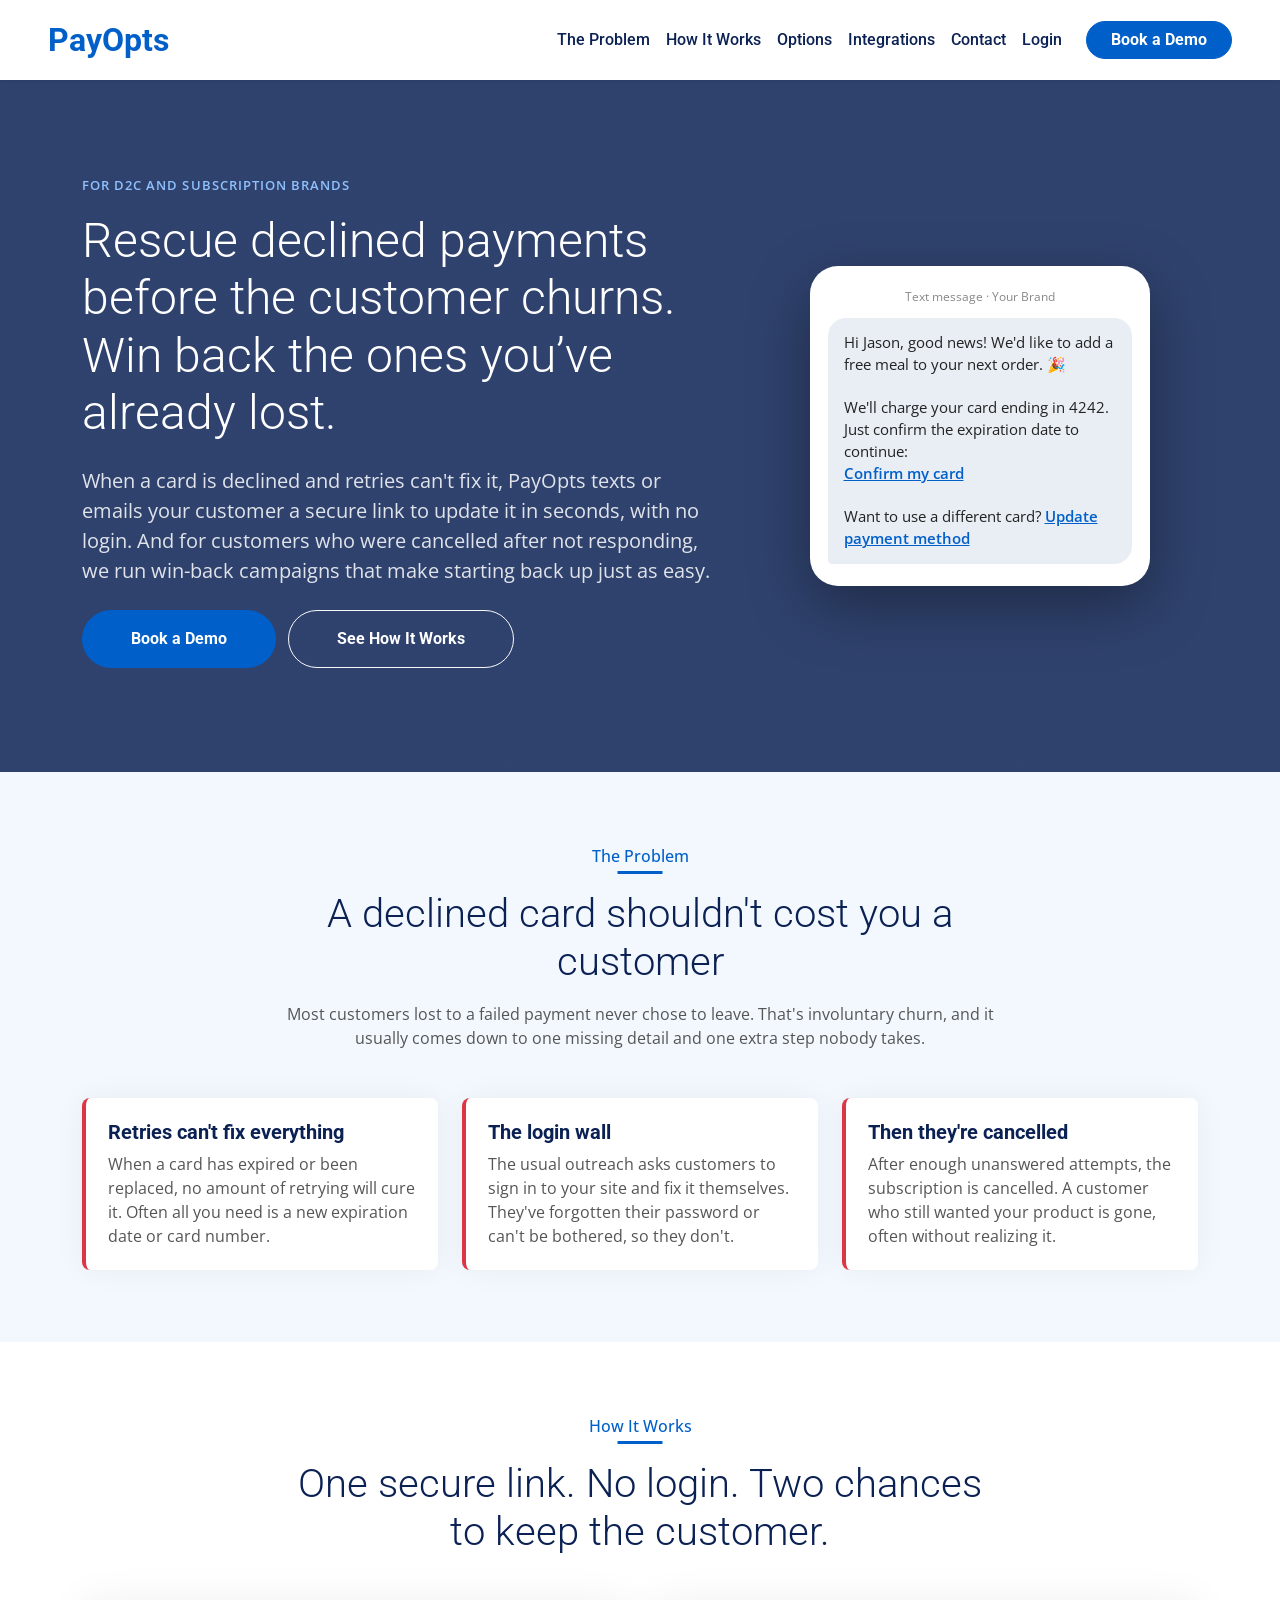
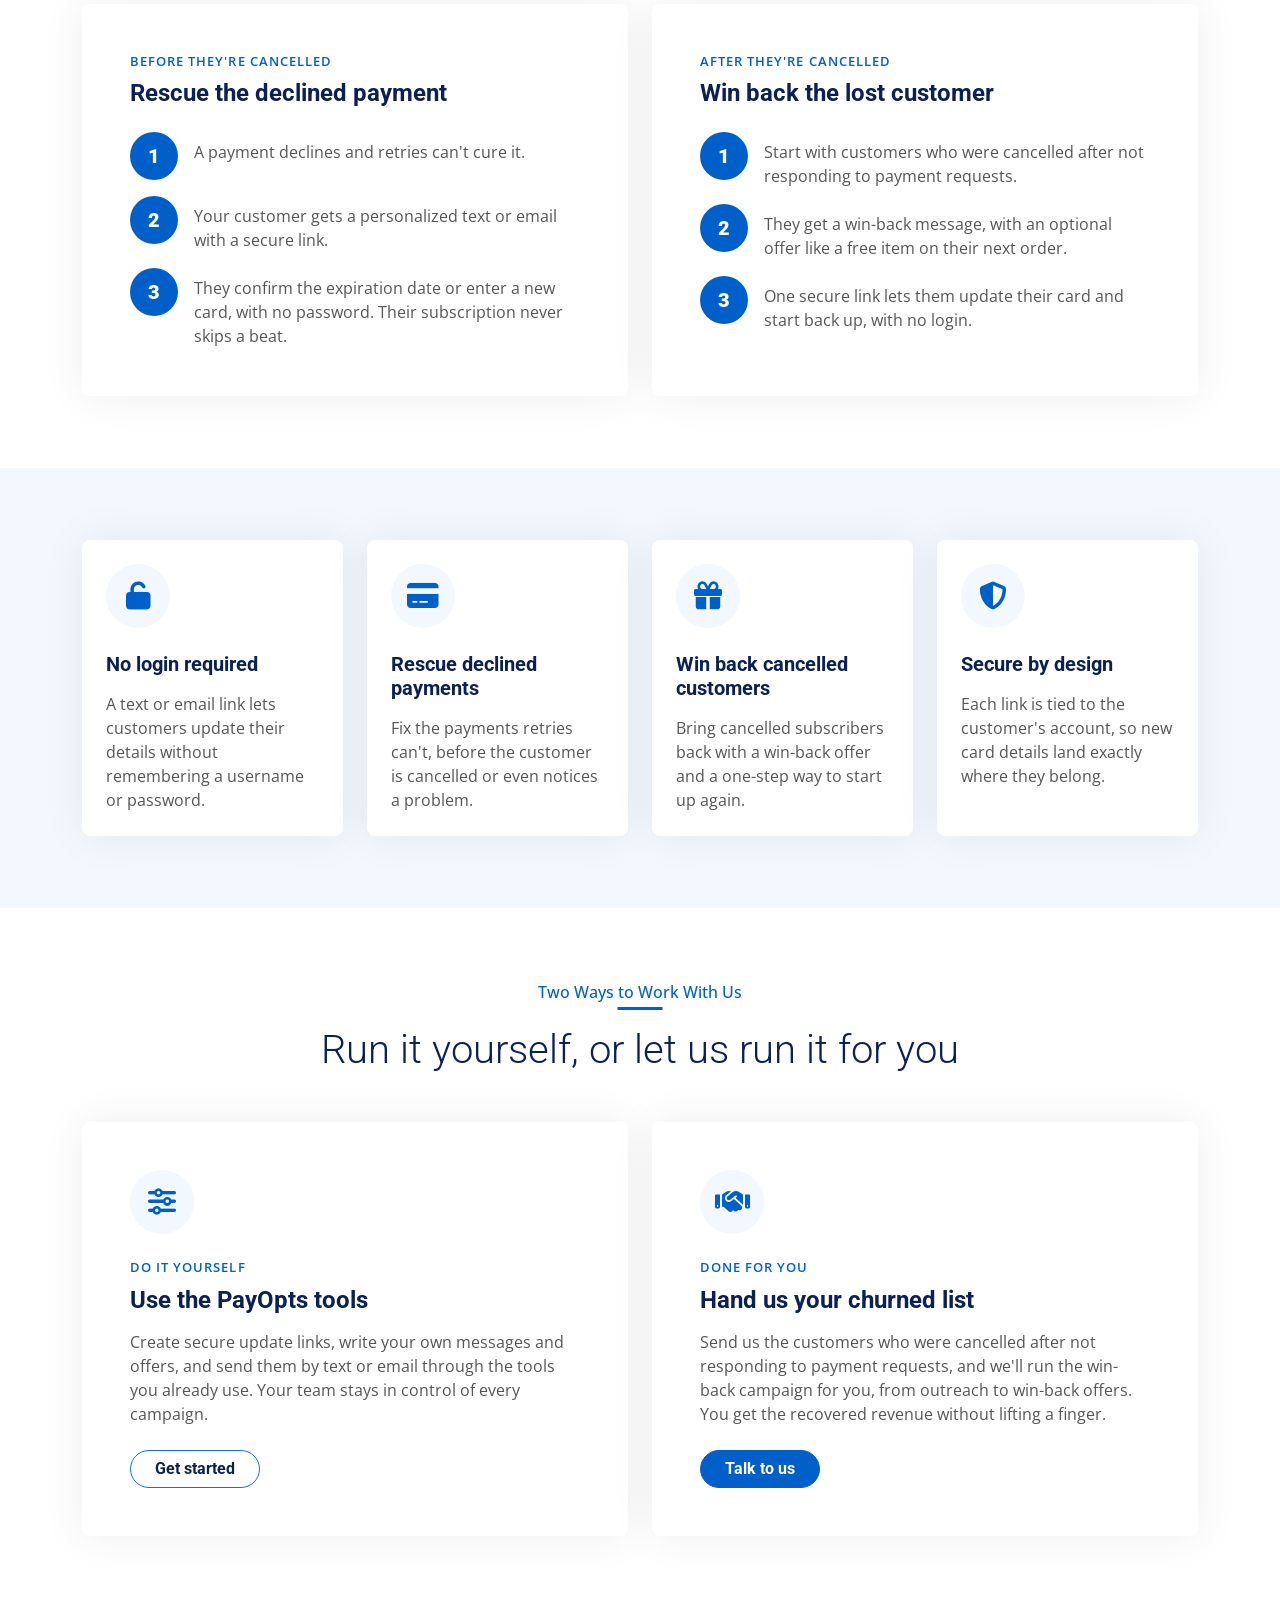
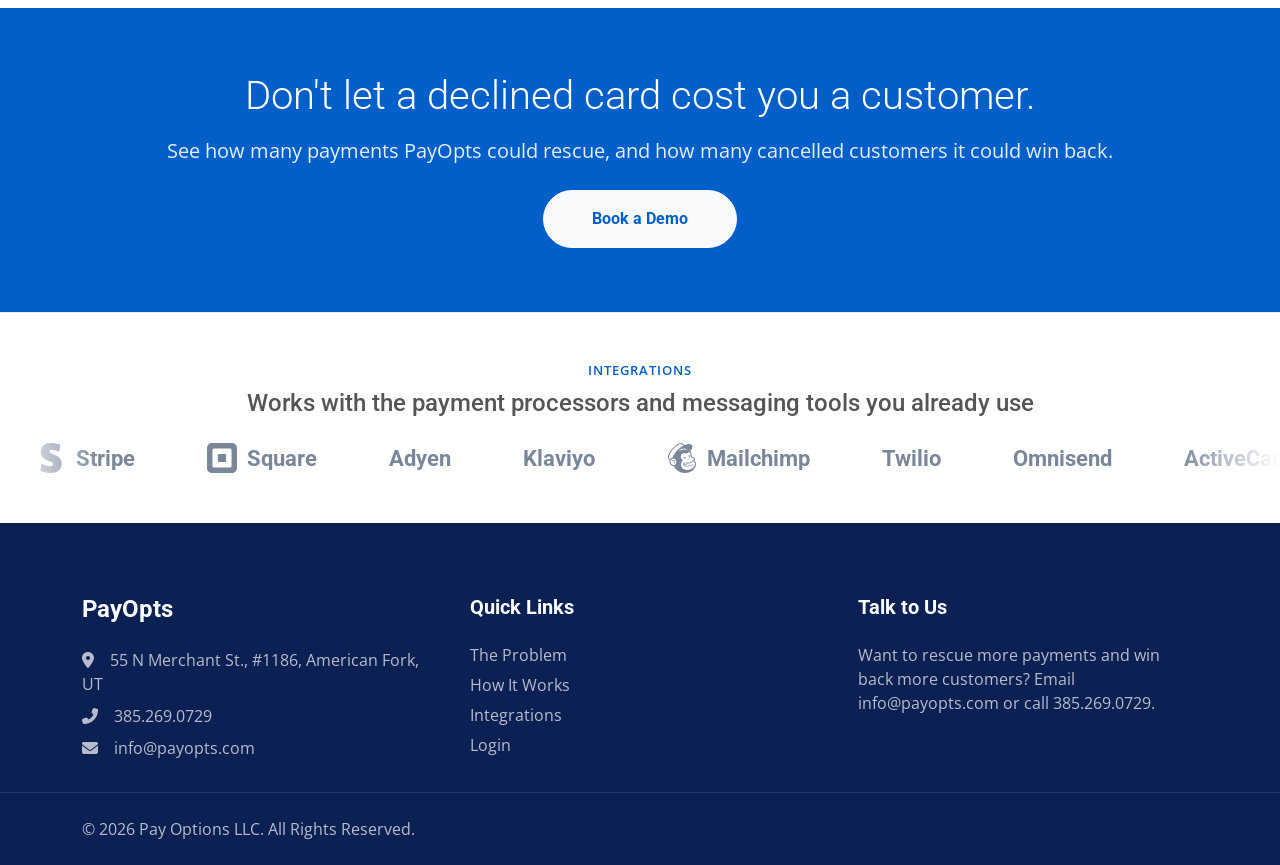
<file: index.html>
<!DOCTYPE html>
<html lang="en">
<head>
  <meta charset="utf-8">
  <title>PayOpts - Easy, Reliable Payment Options</title>
  <meta name="viewport" content="width=device-width, initial-scale=1">
  <meta name="description" content="PayOpts helps D2C and subscription brands rescue declined payments before customers are cancelled, and win back the ones already lost, with a secure no-login text or email link.">

  <!-- Fonts & libraries (CDN) -->
  <link rel="preconnect" href="https://fonts.googleapis.com">
  <link rel="preconnect" href="https://fonts.gstatic.com" crossorigin>
  <link href="https://fonts.googleapis.com/css2?family=Open+Sans:wght@400;500&family=Roboto:wght@500;700;900&display=swap" rel="stylesheet">
  <link href="https://cdn.jsdelivr.net/npm/bootstrap@5.3.3/dist/css/bootstrap.min.css" rel="stylesheet">
  <link href="https://cdnjs.cloudflare.com/ajax/libs/font-awesome/6.5.2/css/all.min.css" rel="stylesheet">
  <link href="https://cdn.jsdelivr.net/npm/bootstrap-icons@1.11.3/font/bootstrap-icons.min.css" rel="stylesheet">

  <style>
    :root { --primary: #015FC9; --secondary: #6c757d; --dark: #0B2154; --light: #F2F8FE; }
    body { font-family: 'Open Sans', sans-serif; color: #555; }
    h1,h2,h3,h4,h5,h6,.navbar-brand,.btn { font-family: 'Roboto', sans-serif; font-weight: 700; color: var(--dark); }
    .text-primary { color: var(--primary) !important; }
    .bg-primary { background-color: var(--primary) !important; }
    .bg-dark { background-color: var(--dark) !important; }
    .bg-light { background-color: var(--light) !important; }
    .btn-primary { background: var(--primary); border-color: var(--primary); }
    .btn-primary, .btn-primary:hover, .btn-outline-light:hover { color: #fff; }
    .btn-outline-light { color: #fff; }
    .btn-light { color: var(--primary); }
    .btn-primary:hover { background: #0150aa; border-color: #0150aa; }

    /* Top bar */
    .topbar { background: var(--dark); font-size: 14px; }
    .topbar a, .topbar small { color: rgba(255,255,255,.75); text-decoration: none; }

    /* Navbar */
    .navbar .nav-link { font-family: 'Roboto', sans-serif; font-weight: 500; color: var(--dark); padding: 28px 14px; }
    .navbar .nav-link:hover, .navbar .nav-link.active { color: var(--primary); }
    .navbar-brand h1 { margin: 0; font-size: 2rem; }
    @media (max-width: 991.98px) { .navbar .nav-link { padding: 10px 0; } }

    /* Carousel */
    .carousel-item img { width: 100%; height: 85vh; min-height: 420px; object-fit: cover; }
    .carousel-caption { inset: 0; display: flex; align-items: center; text-align: left; background: rgba(11,33,84,.65); }
    .carousel-caption h1 { color: #fff; }

    /* Section titles */
    .section-title { position: relative; display: inline-block; padding-bottom: 6px; margin-bottom: 1rem; }
    .section-title::after { content: ""; position: absolute; left: 0; bottom: 0; width: 45px; height: 3px; background: var(--primary); }
    .text-center .section-title::after { left: 50%; transform: translateX(-50%); }

    /* Feature / service cards */
    .feature-item, .service-item { background: #fff; border-radius: 8px; box-shadow: 0 0 45px rgba(0,0,0,.07); height: 100%; transition: .3s; }
    .feature-item:hover, .service-item:hover { transform: translateY(-6px); }
    .feature-icon { width: 64px; height: 64px; display: flex; align-items: center; justify-content: center; border-radius: 50%; background: var(--light); color: var(--primary); font-size: 28px; }
    .service-item img { border-radius: 8px 8px 0 0; height: 220px; object-fit: cover; width: 100%; }

    /* Integrations */
    .logo-pill { display: inline-block; padding: 10px 18px; margin: 6px; border-radius: 50px; background: #fff; border: 1px solid #dde7f3; font-weight: 500; color: var(--dark); }

    /* Team */
    .team-item img { width: 100%; height: 320px; object-fit: cover; border-radius: 8px 8px 0 0; }

    /* Testimonials */
    .testimonial-item img { width: 70px; height: 70px; object-fit: cover; }

    /* Footer */
    .footer { background: var(--dark); color: rgba(255,255,255,.7); }
    .footer h4, .footer h5 { color: #fff; }
    .footer a { color: rgba(255,255,255,.7); text-decoration: none; display: block; margin-bottom: 6px; }
    .footer a:hover { color: #fff; }
    .copyright { border-top: 1px solid rgba(255,255,255,.1); }
    img { max-width: 100%; }
  
    .hero { position: relative; background: linear-gradient(rgba(11,33,84,.85), rgba(11,33,84,.85)), url('https://www.payopts.com/_assets/payopts/img/carousel-1.jpg') center/cover no-repeat; color: rgba(255,255,255,.85); }
    .hero h1 { color: #fff; }
    .eyebrow { text-transform: uppercase; letter-spacing: .08em; font-size: 13px; font-weight: 600; color: var(--primary); }
    .hero .eyebrow { color: #8fc1ff; }
    .phone { max-width: 340px; margin: 0 auto; background: #fff; border-radius: 28px; padding: 22px 18px; box-shadow: 0 20px 60px rgba(0,0,0,.35); color: #222; }
    .phone .from { font-size: 12px; color: #888; text-align: center; margin-bottom: 12px; }
    .bubble { background: #E9EEF5; border-radius: 18px 18px 18px 4px; padding: 14px 16px; font-size: 15px; line-height: 1.45; }
    .bubble a { color: var(--primary); font-weight: 600; }
    .problem-card { background: #fff; border-left: 4px solid #dc3545; border-radius: 8px; padding: 22px; height: 100%; box-shadow: 0 0 30px rgba(0,0,0,.05); }
    .flex-none { flex: none; }
    .step-num { width: 48px; height: 48px; border-radius: 50%; background: var(--primary); color: #fff; display: flex; align-items: center; justify-content: center; font-family: 'Roboto', sans-serif; font-weight: 900; font-size: 20px; }
    .cta-band { background: var(--primary); color: rgba(255,255,255,.9); }
    .cta-band h2 { color: #fff; }

    .logo-ribbon { background: #fff; border-top: 1px solid #e6edf5; }
    .ribbon-viewport { overflow: hidden; -webkit-mask-image: linear-gradient(90deg, transparent, #000 8%, #000 92%, transparent); mask-image: linear-gradient(90deg, transparent, #000 8%, #000 92%, transparent); }
    .ribbon-track { display: flex; width: max-content; animation: ribbon-scroll 40s linear infinite; }
    .ribbon-viewport:hover .ribbon-track { animation-play-state: paused; }
    .ribbon-set { display: flex; align-items: center; }
    .logo-item { display: flex; align-items: center; gap: 10px; margin: 0 36px; color: #7a8699; font-family: 'Roboto', sans-serif; font-weight: 700; font-size: 22px; white-space: nowrap; transition: color .2s; }
    .logo-item svg { width: 30px; height: 30px; fill: currentColor; flex: none; }
    .logo-item:hover { color: var(--dark); }
    @keyframes ribbon-scroll { from { transform: translateX(0); } to { transform: translateX(-50%); } }
    @media (prefers-reduced-motion: reduce) {
      .ribbon-track { animation: none; width: auto; }
      .ribbon-set { flex-wrap: wrap; justify-content: center; }
      .ribbon-set[aria-hidden] { display: none; }
    }
</style>
</head>
<body>

  <!-- Navbar -->
  <nav class="navbar navbar-expand-lg bg-white navbar-light sticky-top shadow-sm px-4 px-lg-5 py-lg-0">
    <a href="/" class="navbar-brand"><h1 class="text-primary">PayOpts</h1></a>
    <button class="navbar-toggler" type="button" data-bs-toggle="collapse" data-bs-target="#navbarCollapse" aria-label="Toggle navigation">
      <span class="navbar-toggler-icon"></span>
    </button>
    <div class="collapse navbar-collapse" id="navbarCollapse">
      <div class="navbar-nav ms-auto">
        <a href="#problem" class="nav-item nav-link">The Problem</a>
        <a href="#how" class="nav-item nav-link">How It Works</a>
        <a href="#options" class="nav-item nav-link">Options</a>
        <a href="#integrations" class="nav-item nav-link">Integrations</a>
        <a href="#contact" class="nav-item nav-link">Contact</a>
        <a href="https://www.payopts.com/login" class="nav-item nav-link">Login</a>
      </div>
      <a href="#contact" class="btn btn-primary rounded-pill px-4 ms-lg-3 my-2 my-lg-0">Book a Demo</a>
    </div>
  </nav>

  <!-- Hero -->
  <header class="hero py-5">
    <div class="container py-5">
      <div class="row g-5 align-items-center">
        <div class="col-lg-7">
          <p class="eyebrow mb-3">For D2C and subscription brands</p>
          <h1 class="display-5 mb-4">Rescue declined payments before the customer churns. Win back the ones you&rsquo;ve already lost.</h1>
          <p class="fs-5 mb-4">When a card is declined and retries can't fix it, PayOpts texts or emails your customer a secure link to update it in seconds, with no login. And for customers who were cancelled after not responding, we run win-back campaigns that make starting back up just as easy.</p>
          <a href="#contact" class="btn btn-primary rounded-pill py-3 px-5 me-2 mb-2">Book a Demo</a>
          <a href="#how" class="btn btn-outline-light rounded-pill py-3 px-5 mb-2">See How It Works</a>
        </div>
        <div class="col-lg-5">
          <div class="phone">
            <div class="from">Text message &middot; Your Brand</div>
            <div class="bubble">
              Hi Jason, good news! We'd like to add a free meal to your next order. 🎉<br><br>
              We'll charge your card ending in 4242. Just confirm the expiration date to continue:<br>
              <a href="#how">Confirm my card</a><br><br>
              Want to use a different card? <a href="#how">Update payment method</a>
            </div>
          </div>
        </div>
      </div>
    </div>
  </header>

  <!-- Problem -->
  <section id="problem" class="container-fluid bg-light py-5">
    <div class="container py-4">
      <div class="text-center mx-auto mb-5" style="max-width: 760px;">
        <p class="section-title text-primary fw-medium">The Problem</p>
        <h2 class="display-6 mb-3">A declined card shouldn't cost you a customer</h2>
        <p>Most customers lost to a failed payment never chose to leave. That's involuntary churn, and it usually comes down to one missing detail and one extra step nobody takes.</p>
      </div>
      <div class="row g-4">
        <div class="col-md-4"><div class="problem-card">
          <h5 class="mb-2">Retries can't fix everything</h5>
          <p class="mb-0">When a card has expired or been replaced, no amount of retrying will cure it. Often all you need is a new expiration date or card number.</p>
        </div></div>
        <div class="col-md-4"><div class="problem-card">
          <h5 class="mb-2">The login wall</h5>
          <p class="mb-0">The usual outreach asks customers to sign in to your site and fix it themselves. They've forgotten their password or can't be bothered, so they don't.</p>
        </div></div>
        <div class="col-md-4"><div class="problem-card">
          <h5 class="mb-2">Then they're cancelled</h5>
          <p class="mb-0">After enough unanswered attempts, the subscription is cancelled. A customer who still wanted your product is gone, often without realizing it.</p>
        </div></div>
      </div>
    </div>
  </section>

  <!-- How it works -->
  <section id="how" class="container-xxl py-5">
    <div class="container py-4">
      <div class="text-center mx-auto mb-5" style="max-width: 720px;">
        <p class="section-title text-primary fw-medium">How It Works</p>
        <h2 class="display-6 mb-3">One secure link. No login. Two chances to keep the customer.</h2>
      </div>
      <div class="row g-4">
        <div class="col-lg-6"><div class="feature-item p-4 p-lg-5">
          <p class="eyebrow mb-2">Before they're cancelled</p>
          <h4 class="mb-4">Rescue the declined payment</h4>
          <div class="d-flex mb-3"><div class="step-num flex-none me-3">1</div><p class="mb-0 pt-2">A payment declines and retries can't cure it.</p></div>
          <div class="d-flex mb-3"><div class="step-num flex-none me-3">2</div><p class="mb-0 pt-2">Your customer gets a personalized text or email with a secure link.</p></div>
          <div class="d-flex"><div class="step-num flex-none me-3">3</div><p class="mb-0 pt-2">They confirm the expiration date or enter a new card, with no password. Their subscription never skips a beat.</p></div>
        </div></div>
        <div class="col-lg-6"><div class="feature-item p-4 p-lg-5">
          <p class="eyebrow mb-2">After they're cancelled</p>
          <h4 class="mb-4">Win back the lost customer</h4>
          <div class="d-flex mb-3"><div class="step-num flex-none me-3">1</div><p class="mb-0 pt-2">Start with customers who were cancelled after not responding to payment requests.</p></div>
          <div class="d-flex mb-3"><div class="step-num flex-none me-3">2</div><p class="mb-0 pt-2">They get a win-back message, with an optional offer like a free item on their next order.</p></div>
          <div class="d-flex"><div class="step-num flex-none me-3">3</div><p class="mb-0 pt-2">One secure link lets them update their card and start back up, with no login.</p></div>
        </div></div>
      </div>
    </div>
  </section>

  <!-- Benefits -->
  <section class="container-fluid bg-light py-5">
    <div class="container py-4">
      <div class="row g-4">
        <div class="col-md-6 col-lg-3"><div class="feature-item p-4">
          <div class="feature-icon mb-4"><i class="fa fa-unlock"></i></div>
          <h5 class="mb-3">No login required</h5>
          <p class="mb-0">A text or email link lets customers update their details without remembering a username or password.</p>
        </div></div>
        <div class="col-md-6 col-lg-3"><div class="feature-item p-4">
          <div class="feature-icon mb-4"><i class="fa fa-credit-card"></i></div>
          <h5 class="mb-3">Rescue declined payments</h5>
          <p class="mb-0">Fix the payments retries can't, before the customer is cancelled or even notices a problem.</p>
        </div></div>
        <div class="col-md-6 col-lg-3"><div class="feature-item p-4">
          <div class="feature-icon mb-4"><i class="fa fa-gift"></i></div>
          <h5 class="mb-3">Win back cancelled customers</h5>
          <p class="mb-0">Bring cancelled subscribers back with a win-back offer and a one-step way to start up again.</p>
        </div></div>
        <div class="col-md-6 col-lg-3"><div class="feature-item p-4">
          <div class="feature-icon mb-4"><i class="fa fa-shield-halved"></i></div>
          <h5 class="mb-3">Secure by design</h5>
          <p class="mb-0">Each link is tied to the customer's account, so new card details land exactly where they belong.</p>
        </div></div>
      </div>
    </div>
  </section>


  <!-- Two ways to work with us -->
  <section id="options" class="container-xxl py-5">
    <div class="container py-4">
      <div class="text-center mx-auto mb-5" style="max-width: 720px;">
        <p class="section-title text-primary fw-medium">Two Ways to Work With Us</p>
        <h2 class="display-6 mb-3">Run it yourself, or let us run it for you</h2>
      </div>
      <div class="row g-4">
        <div class="col-lg-6"><div class="feature-item p-5">
          <div class="feature-icon mb-4"><i class="fa fa-sliders"></i></div>
          <p class="eyebrow mb-2">Do it yourself</p>
          <h4 class="mb-3">Use the PayOpts tools</h4>
          <p>Create secure update links, write your own messages and offers, and send them by text or email through the tools you already use. Your team stays in control of every campaign.</p>
          <a href="#contact" class="btn btn-outline-primary rounded-pill px-4 mt-2">Get started</a>
        </div></div>
        <div class="col-lg-6"><div class="feature-item p-5">
          <div class="feature-icon mb-4"><i class="fa fa-handshake"></i></div>
          <p class="eyebrow mb-2">Done for you</p>
          <h4 class="mb-3">Hand us your churned list</h4>
          <p>Send us the customers who were cancelled after not responding to payment requests, and we'll run the win-back campaign for you, from outreach to win-back offers. You get the recovered revenue without lifting a finger.</p>
          <a href="#contact" class="btn btn-primary rounded-pill px-4 mt-2">Talk to us</a>
        </div></div>
      </div>
    </div>
  </section>

  <!-- CTA -->
  <section class="cta-band py-5">
    <div class="container py-3 text-center">
      <h2 class="display-6 mb-3">Don't let a declined card cost you a customer.</h2>
      <p class="fs-5 mb-4">See how many payments PayOpts could rescue, and how many cancelled customers it could win back.</p>
      <a href="mailto:info@payopts.com?subject=PayOpts%20demo" class="btn btn-light rounded-pill py-3 px-5 fw-bold text-primary">Book a Demo</a>
    </div>
  </section>

  <!-- Integrations logo ribbon -->
  <section id="integrations" class="logo-ribbon py-5" aria-label="Integrations">
    <div class="container text-center mb-4">
      <p class="eyebrow mb-2">Integrations</p>
      <h2 class="h4 mb-0">Works with the payment processors and messaging tools you already use</h2>
    </div>
    <div class="ribbon-viewport">
      <div class="ribbon-track">
        <div class="ribbon-set"><div class="logo-item" title="Stripe"><svg viewBox="0 0 24 24" aria-hidden="true"><path d="M13.976 9.15c-2.172-.806-3.356-1.426-3.356-2.409 0-.831.683-1.305 1.901-1.305 2.227 0 4.515.858 6.09 1.631l.89-5.494C18.252.975 15.697 0 12.165 0 9.667 0 7.589.654 6.104 1.872 4.56 3.147 3.757 4.992 3.757 7.218c0 4.039 2.467 5.76 6.476 7.219 2.585.92 3.445 1.574 3.445 2.583 0 .98-.84 1.545-2.354 1.545-1.875 0-4.965-.921-6.99-2.109l-.9 5.555C5.175 22.99 8.385 24 11.714 24c2.641 0 4.843-.624 6.328-1.813 1.664-1.305 2.525-3.236 2.525-5.732 0-4.128-2.524-5.851-6.594-7.305h.003z"/></svg><span>Stripe</span></div><div class="logo-item" title="Square"><svg viewBox="0 0 24 24" aria-hidden="true"><path d="M4.01 0A4.01 4.01 0 000 4.01v15.98c0 2.21 1.8 4 4.01 4.01h15.98C22.2 24 24 22.2 24 19.99V4A4.01 4.01 0 0019.99 0H4zm1.62 4.36h12.74c.7 0 1.26.57 1.26 1.27v12.74c0 .7-.56 1.27-1.26 1.27H5.63c-.7 0-1.26-.57-1.26-1.27V5.63a1.27 1.27 0 011.26-1.27zm3.83 4.35a.73.73 0 00-.73.73v5.09c0 .4.32.72.72.72h5.1a.73.73 0 00.73-.72V9.44a.73.73 0 00-.73-.73h-5.1Z"/></svg><span>Square</span></div><div class="logo-item" title="Adyen"><span>Adyen</span></div><div class="logo-item" title="Klaviyo"><span>Klaviyo</span></div><div class="logo-item" title="Mailchimp"><svg viewBox="0 0 24 24" aria-hidden="true"><path d="M11.267 0C6.791-.015-1.82 10.246 1.397 12.964l.79.669a3.88 3.88 0 0 0-.22 1.792c.084.84.518 1.644 1.22 2.266.666.59 1.542.964 2.392.964 1.406 3.24 4.62 5.228 8.386 5.34 4.04.12 7.433-1.776 8.854-5.182.093-.24.488-1.316.488-2.267 0-.956-.54-1.352-.885-1.352-.01-.037-.078-.286-.172-.586-.093-.3-.19-.51-.19-.51.375-.563.382-1.065.332-1.35-.053-.353-.2-.653-.496-.964-.296-.311-.902-.63-1.753-.868l-.446-.124c-.002-.019-.024-1.053-.043-1.497-.014-.32-.042-.822-.197-1.315-.186-.668-.508-1.253-.911-1.627 1.112-1.152 1.806-2.422 1.804-3.511-.003-2.095-2.576-2.729-5.746-1.416l-.672.285A678.22 678.22 0 0 0 12.7.504C12.304.159 11.817.002 11.267 0zm.073.873c.166 0 .322.019.465.058.297.084 1.28 1.224 1.28 1.224s-1.826 1.013-3.52 2.426c-2.28 1.757-4.005 4.311-5.037 7.082-.811.158-1.526.618-1.963 1.253-.261-.218-.748-.64-.834-.804-.698-1.326.761-3.902 1.781-5.357C5.834 3.44 9.37.867 11.34.873zm3.286 3.273c.04-.002.06.05.028.074-.143.11-.299.26-.413.414a.04.04 0 0 0 .031.064c.659.004 1.587.235 2.192.574.041.023.012.103-.034.092-.915-.21-2.414-.369-3.97.01-1.39.34-2.45.863-3.224 1.426-.04.028-.086-.023-.055-.06.896-1.035 1.999-1.935 2.987-2.44.034-.018.07.019.052.052-.079.143-.23.447-.278.678-.007.035.032.063.062.042.615-.42 1.684-.868 2.622-.926zm3.023 3.205l.056.001a.896.896 0 0 1 .456.146c.534.355.61 1.216.638 1.845.015.36.059 1.229.074 1.478.034.571.184.651.487.751.17.057.33.098.563.164.706.198 1.125.4 1.39.658.157.162.23.333.253.497.083.608-.472 1.36-1.942 2.041-1.607.746-3.557.935-4.904.785l-.471-.053c-1.078-.145-1.693 1.247-1.046 2.201.417.615 1.552 1.015 2.688 1.015 2.604 0 4.605-1.111 5.35-2.072a.987.987 0 0 0 .06-.085c.036-.055.006-.085-.04-.054-.608.416-3.31 2.069-6.2 1.571 0 0-.351-.057-.672-.182-.255-.1-.788-.344-.853-.891 2.333.72 3.801.039 3.801.039a.072.072 0 0 0 .042-.072.067.067 0 0 0-.074-.06s-1.911.283-3.718-.378c.197-.64.72-.408 1.51-.345a11.045 11.045 0 0 0 3.647-.394c.818-.234 1.892-.697 2.727-1.356.281.618.38 1.299.38 1.299s.219-.04.4.073c.173.106.299.326.213.895-.176 1.063-.628 1.926-1.387 2.72a5.714 5.714 0 0 1-1.666 1.244c-.34.18-.704.334-1.087.46-2.863.935-5.794-.093-6.739-2.3a3.545 3.545 0 0 1-.189-.522c-.403-1.455-.06-3.2 1.008-4.299.065-.07.132-.153.132-.256 0-.087-.055-.179-.102-.243-.374-.543-1.669-1.466-1.409-3.254.187-1.284 1.31-2.189 2.357-2.135.089.004.177.01.266.015.453.027.85.085 1.223.1.625.028 1.187-.063 1.853-.618.225-.187.405-.35.71-.401.028-.005.092-.028.215-.028zm.022 2.18a.42.42 0 0 0-.06.005c-.335.054-.347.468-.228 1.04.068.32.187.595.32.765.175-.02.343-.022.498 0 .089-.205.104-.557.024-.942-.112-.535-.261-.872-.554-.868zm-3.66 1.546a1.724 1.724 0 0 0-1.016.326c-.16.117-.311.28-.29.378.008.032.031.056.088.063.131.015.592-.217 1.122-.25.374-.023.684.094.923.2.239.104.386.173.443.113.037-.038.026-.11-.031-.204-.118-.192-.36-.387-.618-.497a1.601 1.601 0 0 0-.621-.129zm4.082.81c-.171-.003-.313.186-.317.42-.004.236.131.43.303.432.172.003.314-.185.318-.42.004-.236-.132-.429-.304-.432zm-3.58.172c-.05 0-.102.002-.155.008-.311.05-.483.152-.593.247-.094.082-.152.173-.152.237a.075.075 0 0 0 .075.076c.07 0 .228-.063.228-.063a1.98 1.98 0 0 1 1.001-.104c.157.018.23.027.265-.026.01-.016.022-.049-.01-.1-.063-.103-.311-.269-.66-.275zm2.26.4c-.127 0-.235.051-.283.148-.075.154.035.363.246.466.21.104.443.063.52-.09.075-.155-.035-.364-.246-.467a.542.542 0 0 0-.237-.058zm-11.635.024c.048 0 .098 0 .149.003.73.04 1.806.6 2.052 2.19.217 1.41-.128 2.843-1.449 3.069-.123.02-.248.029-.374.026-1.22-.033-2.539-1.132-2.67-2.435-.145-1.44.591-2.548 1.894-2.811.117-.024.252-.04.398-.042zm-.07.927a1.144 1.144 0 0 0-.847.364c-.38.418-.439.988-.366 1.19.027.073.07.094.1.098.064.008.16-.039.22-.2a1.2 1.2 0 0 0 .017-.052 1.58 1.58 0 0 1 .157-.37.689.689 0 0 1 .955-.199c.266.174.369.5.255.81-.058.161-.154.469-.133.721.043.511.357.717.64.738.274.01.466-.143.515-.256.029-.067.005-.107-.011-.125-.043-.053-.113-.037-.18-.021a.638.638 0 0 1-.16.022.347.347 0 0 1-.294-.148c-.078-.12-.073-.3.013-.504.011-.028.025-.058.04-.092.138-.308.368-.825.11-1.317-.195-.37-.513-.602-.894-.65a1.135 1.135 0 0 0-.138-.01z"/></svg><span>Mailchimp</span></div><div class="logo-item" title="Twilio"><span>Twilio</span></div><div class="logo-item" title="Omnisend"><span>Omnisend</span></div><div class="logo-item" title="ActiveCampaign"><span>ActiveCampaign</span></div></div>
        <div class="ribbon-set" aria-hidden="true"><div class="logo-item" title="Stripe"><svg viewBox="0 0 24 24" aria-hidden="true"><path d="M13.976 9.15c-2.172-.806-3.356-1.426-3.356-2.409 0-.831.683-1.305 1.901-1.305 2.227 0 4.515.858 6.09 1.631l.89-5.494C18.252.975 15.697 0 12.165 0 9.667 0 7.589.654 6.104 1.872 4.56 3.147 3.757 4.992 3.757 7.218c0 4.039 2.467 5.76 6.476 7.219 2.585.92 3.445 1.574 3.445 2.583 0 .98-.84 1.545-2.354 1.545-1.875 0-4.965-.921-6.99-2.109l-.9 5.555C5.175 22.99 8.385 24 11.714 24c2.641 0 4.843-.624 6.328-1.813 1.664-1.305 2.525-3.236 2.525-5.732 0-4.128-2.524-5.851-6.594-7.305h.003z"/></svg><span>Stripe</span></div><div class="logo-item" title="Square"><svg viewBox="0 0 24 24" aria-hidden="true"><path d="M4.01 0A4.01 4.01 0 000 4.01v15.98c0 2.21 1.8 4 4.01 4.01h15.98C22.2 24 24 22.2 24 19.99V4A4.01 4.01 0 0019.99 0H4zm1.62 4.36h12.74c.7 0 1.26.57 1.26 1.27v12.74c0 .7-.56 1.27-1.26 1.27H5.63c-.7 0-1.26-.57-1.26-1.27V5.63a1.27 1.27 0 011.26-1.27zm3.83 4.35a.73.73 0 00-.73.73v5.09c0 .4.32.72.72.72h5.1a.73.73 0 00.73-.72V9.44a.73.73 0 00-.73-.73h-5.1Z"/></svg><span>Square</span></div><div class="logo-item" title="Adyen"><span>Adyen</span></div><div class="logo-item" title="Klaviyo"><span>Klaviyo</span></div><div class="logo-item" title="Mailchimp"><svg viewBox="0 0 24 24" aria-hidden="true"><path d="M11.267 0C6.791-.015-1.82 10.246 1.397 12.964l.79.669a3.88 3.88 0 0 0-.22 1.792c.084.84.518 1.644 1.22 2.266.666.59 1.542.964 2.392.964 1.406 3.24 4.62 5.228 8.386 5.34 4.04.12 7.433-1.776 8.854-5.182.093-.24.488-1.316.488-2.267 0-.956-.54-1.352-.885-1.352-.01-.037-.078-.286-.172-.586-.093-.3-.19-.51-.19-.51.375-.563.382-1.065.332-1.35-.053-.353-.2-.653-.496-.964-.296-.311-.902-.63-1.753-.868l-.446-.124c-.002-.019-.024-1.053-.043-1.497-.014-.32-.042-.822-.197-1.315-.186-.668-.508-1.253-.911-1.627 1.112-1.152 1.806-2.422 1.804-3.511-.003-2.095-2.576-2.729-5.746-1.416l-.672.285A678.22 678.22 0 0 0 12.7.504C12.304.159 11.817.002 11.267 0zm.073.873c.166 0 .322.019.465.058.297.084 1.28 1.224 1.28 1.224s-1.826 1.013-3.52 2.426c-2.28 1.757-4.005 4.311-5.037 7.082-.811.158-1.526.618-1.963 1.253-.261-.218-.748-.64-.834-.804-.698-1.326.761-3.902 1.781-5.357C5.834 3.44 9.37.867 11.34.873zm3.286 3.273c.04-.002.06.05.028.074-.143.11-.299.26-.413.414a.04.04 0 0 0 .031.064c.659.004 1.587.235 2.192.574.041.023.012.103-.034.092-.915-.21-2.414-.369-3.97.01-1.39.34-2.45.863-3.224 1.426-.04.028-.086-.023-.055-.06.896-1.035 1.999-1.935 2.987-2.44.034-.018.07.019.052.052-.079.143-.23.447-.278.678-.007.035.032.063.062.042.615-.42 1.684-.868 2.622-.926zm3.023 3.205l.056.001a.896.896 0 0 1 .456.146c.534.355.61 1.216.638 1.845.015.36.059 1.229.074 1.478.034.571.184.651.487.751.17.057.33.098.563.164.706.198 1.125.4 1.39.658.157.162.23.333.253.497.083.608-.472 1.36-1.942 2.041-1.607.746-3.557.935-4.904.785l-.471-.053c-1.078-.145-1.693 1.247-1.046 2.201.417.615 1.552 1.015 2.688 1.015 2.604 0 4.605-1.111 5.35-2.072a.987.987 0 0 0 .06-.085c.036-.055.006-.085-.04-.054-.608.416-3.31 2.069-6.2 1.571 0 0-.351-.057-.672-.182-.255-.1-.788-.344-.853-.891 2.333.72 3.801.039 3.801.039a.072.072 0 0 0 .042-.072.067.067 0 0 0-.074-.06s-1.911.283-3.718-.378c.197-.64.72-.408 1.51-.345a11.045 11.045 0 0 0 3.647-.394c.818-.234 1.892-.697 2.727-1.356.281.618.38 1.299.38 1.299s.219-.04.4.073c.173.106.299.326.213.895-.176 1.063-.628 1.926-1.387 2.72a5.714 5.714 0 0 1-1.666 1.244c-.34.18-.704.334-1.087.46-2.863.935-5.794-.093-6.739-2.3a3.545 3.545 0 0 1-.189-.522c-.403-1.455-.06-3.2 1.008-4.299.065-.07.132-.153.132-.256 0-.087-.055-.179-.102-.243-.374-.543-1.669-1.466-1.409-3.254.187-1.284 1.31-2.189 2.357-2.135.089.004.177.01.266.015.453.027.85.085 1.223.1.625.028 1.187-.063 1.853-.618.225-.187.405-.35.71-.401.028-.005.092-.028.215-.028zm.022 2.18a.42.42 0 0 0-.06.005c-.335.054-.347.468-.228 1.04.068.32.187.595.32.765.175-.02.343-.022.498 0 .089-.205.104-.557.024-.942-.112-.535-.261-.872-.554-.868zm-3.66 1.546a1.724 1.724 0 0 0-1.016.326c-.16.117-.311.28-.29.378.008.032.031.056.088.063.131.015.592-.217 1.122-.25.374-.023.684.094.923.2.239.104.386.173.443.113.037-.038.026-.11-.031-.204-.118-.192-.36-.387-.618-.497a1.601 1.601 0 0 0-.621-.129zm4.082.81c-.171-.003-.313.186-.317.42-.004.236.131.43.303.432.172.003.314-.185.318-.42.004-.236-.132-.429-.304-.432zm-3.58.172c-.05 0-.102.002-.155.008-.311.05-.483.152-.593.247-.094.082-.152.173-.152.237a.075.075 0 0 0 .075.076c.07 0 .228-.063.228-.063a1.98 1.98 0 0 1 1.001-.104c.157.018.23.027.265-.026.01-.016.022-.049-.01-.1-.063-.103-.311-.269-.66-.275zm2.26.4c-.127 0-.235.051-.283.148-.075.154.035.363.246.466.21.104.443.063.52-.09.075-.155-.035-.364-.246-.467a.542.542 0 0 0-.237-.058zm-11.635.024c.048 0 .098 0 .149.003.73.04 1.806.6 2.052 2.19.217 1.41-.128 2.843-1.449 3.069-.123.02-.248.029-.374.026-1.22-.033-2.539-1.132-2.67-2.435-.145-1.44.591-2.548 1.894-2.811.117-.024.252-.04.398-.042zm-.07.927a1.144 1.144 0 0 0-.847.364c-.38.418-.439.988-.366 1.19.027.073.07.094.1.098.064.008.16-.039.22-.2a1.2 1.2 0 0 0 .017-.052 1.58 1.58 0 0 1 .157-.37.689.689 0 0 1 .955-.199c.266.174.369.5.255.81-.058.161-.154.469-.133.721.043.511.357.717.64.738.274.01.466-.143.515-.256.029-.067.005-.107-.011-.125-.043-.053-.113-.037-.18-.021a.638.638 0 0 1-.16.022.347.347 0 0 1-.294-.148c-.078-.12-.073-.3.013-.504.011-.028.025-.058.04-.092.138-.308.368-.825.11-1.317-.195-.37-.513-.602-.894-.65a1.135 1.135 0 0 0-.138-.01z"/></svg><span>Mailchimp</span></div><div class="logo-item" title="Twilio"><span>Twilio</span></div><div class="logo-item" title="Omnisend"><span>Omnisend</span></div><div class="logo-item" title="ActiveCampaign"><span>ActiveCampaign</span></div></div>
      </div>
    </div>
  </section>

  <!-- Footer -->
  <footer id="contact" class="footer pt-5">
    <div class="container py-4">
      <div class="row g-5">
        <div class="col-lg-4 col-md-6">
          <h4 class="mb-4">PayOpts</h4>
          <p class="mb-2"><i class="fa fa-map-marker-alt me-3"></i>55 N Merchant St., #1186, American Fork, UT</p>
          <p class="mb-2"><i class="fa fa-phone-alt me-3"></i><a class="d-inline" href="tel:+13852690729">385.269.0729</a></p>
          <p class="mb-2"><i class="fa fa-envelope me-3"></i><a class="d-inline" href="mailto:info@payopts.com">info@payopts.com</a></p>
        </div>
        <div class="col-lg-4 col-md-6">
          <h5 class="mb-4">Quick Links</h5>
          <a href="#problem">The Problem</a>
          <a href="#how">How It Works</a>
          <a href="#integrations">Integrations</a>
          <a href="https://www.payopts.com/login">Login</a>
        </div>
        <div class="col-lg-4 col-md-6">
          <h5 class="mb-4">Talk to Us</h5>
          <p>Want to rescue more payments and win back more customers? Email <a class="d-inline" href="mailto:info@payopts.com">info@payopts.com</a> or call <a class="d-inline" href="tel:+13852690729">385.269.0729</a>.</p>
        </div>
      </div>
    </div>
    <div class="copyright py-4">
      <div class="container text-center text-md-start">&copy; <span id="year"></span> Pay Options LLC. All Rights Reserved.</div>
    </div>
  </footer>

  <script src="https://cdn.jsdelivr.net/npm/bootstrap@5.3.3/dist/js/bootstrap.bundle.min.js"></script>
  <script>document.getElementById('year').textContent = new Date().getFullYear();</script>
</body>
</html>
</file>
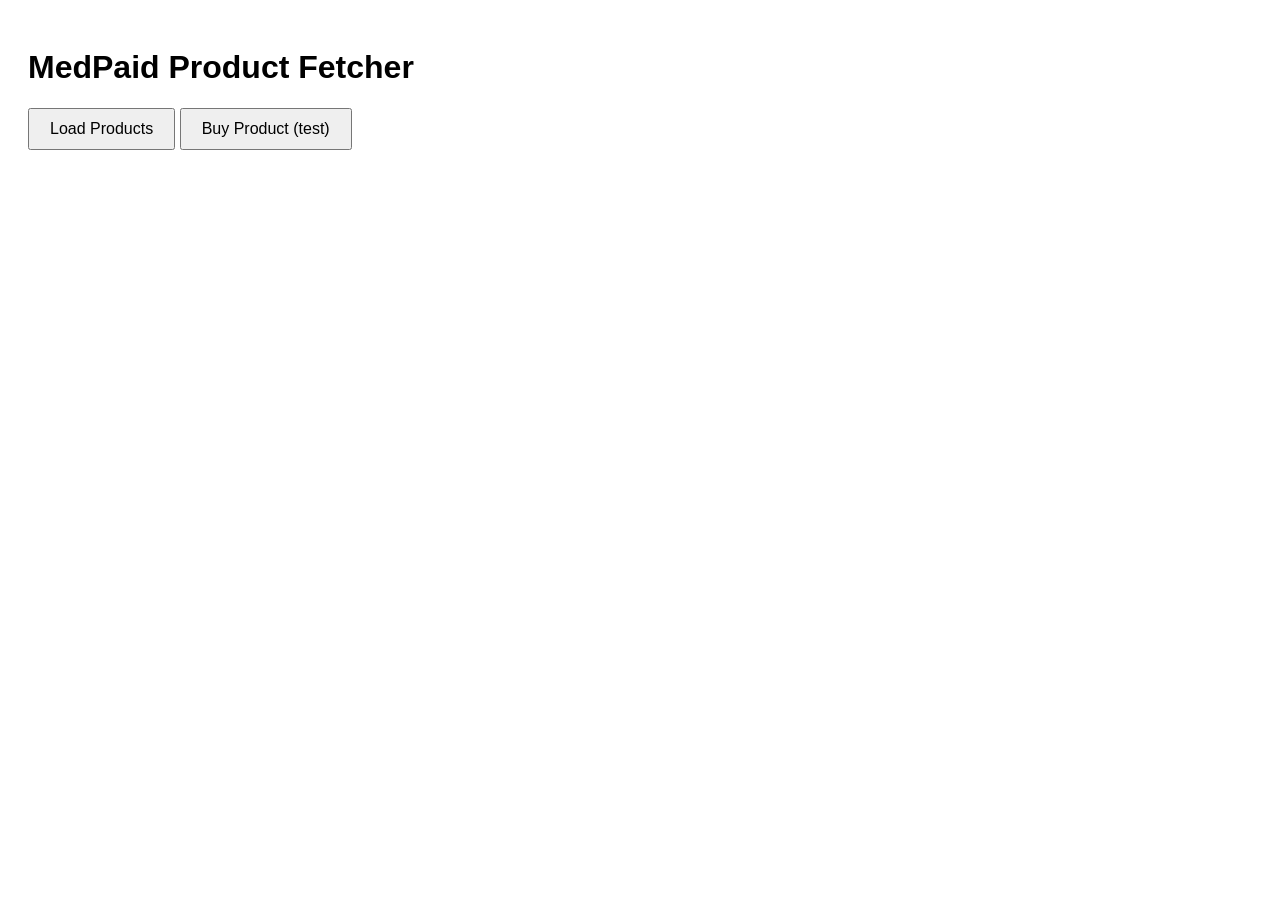
<file: demos/medpaid/medpaid.html>
<!DOCTYPE html>
<html lang="en">
<head>
  <meta charset="UTF-8">
  <title>Shopify Products Viewer</title>
  
  <style>
    body {
      font-family: sans-serif;
      padding: 20px;
    }
    #loadProducts, #createOrderBtn, .buyNowBtn {
      padding: 10px 20px;
      font-size: 16px;
      cursor: pointer;
    }
    #loader {
      display: none;
      margin-top: 20px;
      text-align: center;
    }
    #loader .spinner {
      width: 40px;
      height: 40px;
      border: 5px solid #ccc;
      border-top-color: #333;
      border-radius: 50%;
      animation: spin 1s linear infinite;
      margin: auto;
    }
    @keyframes spin {
      to { transform: rotate(360deg); }
    }
    #products {
      display: flex;
      flex-wrap: wrap;
      gap: 20px;
      margin-top: 20px;
    }
    .product {
      border: 1px solid #ccc;
      border-radius: 8px;
      padding: 10px;
      width: 200px;
      display: flex;
      flex-direction: column;
    }
    .product img {
      width: 100%;
      height: 150px;
      object-fit: cover;
    }
    .product h3 {
      font-size: 1.1em;
      margin: 10px 0 5px;
    }
    .product p {
      flex-grow: 1;
      font-size: 0.9em;
    }
    .product strong {
      color: #0077cc;
    }
  </style>
</head>

<body>
  <h1>MedPaid Product Fetcher <span></span></h1>
  <button id="loadProducts">Load Products</button>

  <button id="createOrderBtn">Buy Product (test)</button>

  <!-- 👇 Loader (hidden by default) -->
  <div id="loader">
    <div class="spinner"></div>
    <p>Loading products...</p>
  </div>

  <div id="products"></div>

  <script src="medpaid.js"></script>
</body>
</html>
</file>
